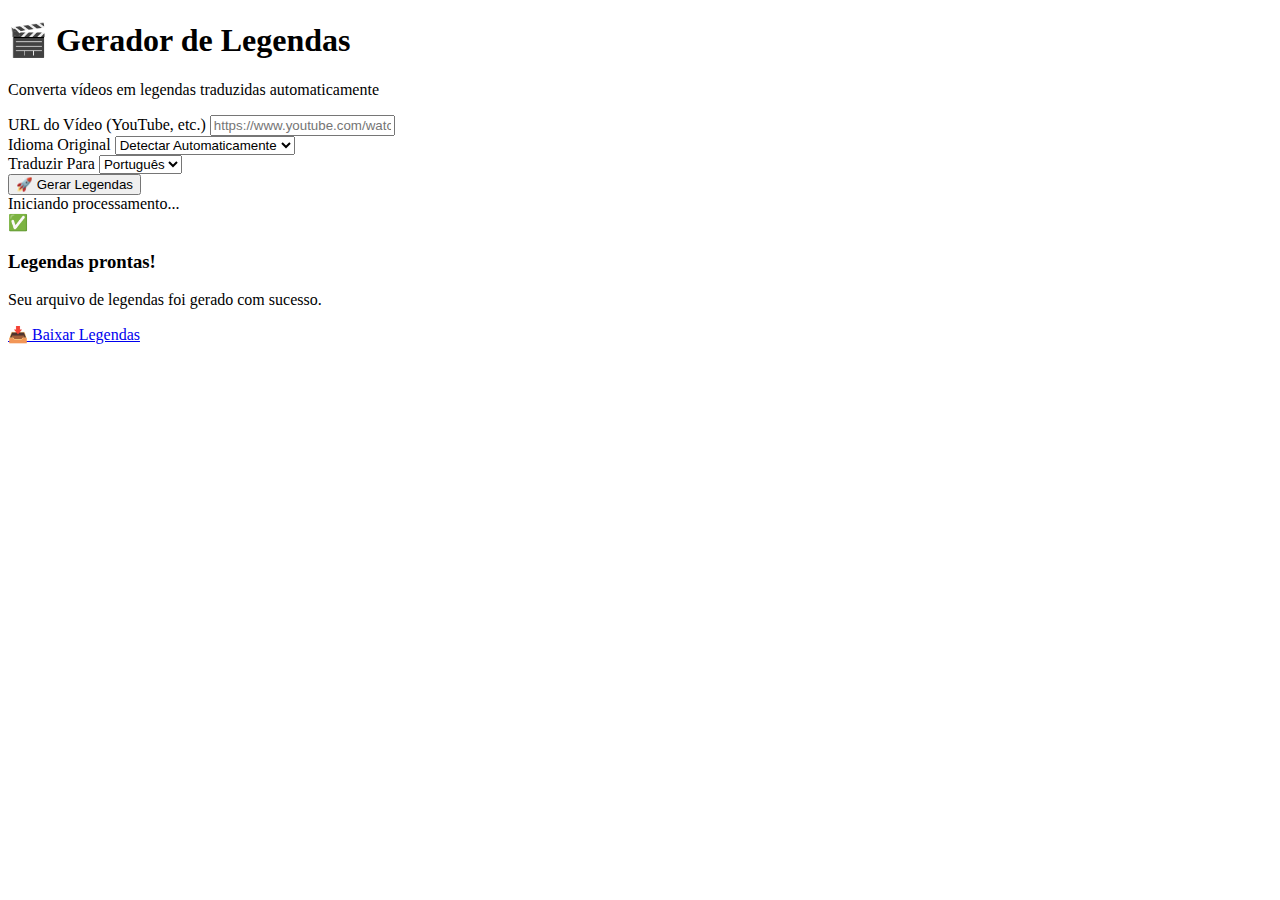
<file: index.html>
<!DOCTYPE html>
<html lang="pt-BR">
<head>
    <meta charset="UTF-8">
    <meta name="viewport" content="width=device-width, initial-scale=1.0">
    <title>Gerador de Legendas</title>
    <link rel="stylesheet/scss" type="text/css" href="style.scss">
</head>
<body>
    <div class="container">
        <div class="header">
            <h1>🎬 Gerador de Legendas</h1>
            <p>Converta vídeos em legendas traduzidas automaticamente</p>
        </div>

        <form id="subtitleForm">
            <div class="form-group">
                <label for="videoUrl">URL do Vídeo (YouTube, etc.)</label>
                <input 
                    type="url" 
                    id="videoUrl" 
                    placeholder="https://www.youtube.com/watch?v=..."
                    required
                >
            </div>

            <div class="lang-container">
                <div class="form-group">
                    <label for="sourceLang">Idioma Original</label>
                    <select id="sourceLang">
                        <option value="auto">Detectar Automaticamente</option>
                        <option value="en">Inglês</option>
                        <option value="es">Espanhol</option>
                        <option value="fr">Francês</option>
                        <option value="de">Alemão</option>
                    </select>
                </div>

                <div class="form-group">
                    <label for="targetLang">Traduzir Para</label>
                    <select id="targetLang">
                        <option value="pt">Português</option>
                        <option value="en">Inglês</option>
                        <option value="es">Espanhol</option>
                        <option value="fr">Francês</option>
                        <option value="de">Alemão</option>
                    </select>
                </div>
            </div>

            <button type="submit" class="btn-generate" id="generateBtn">
                🚀 Gerar Legendas
            </button>
        </form>

        <div class="progress-container" id="progressContainer">
            <div class="progress-bar">
                <div class="progress-fill" id="progressFill"></div>
            </div>
            <div class="status-message" id="statusMessage">Iniciando processamento...</div>
        </div>

        <div class="download-container" id="downloadContainer">
            <div class="success-icon">✅</div>
            <h3>Legendas prontas!</h3>
            <p>Seu arquivo de legendas foi gerado com sucesso.</p>
            <a href="#" class="btn-download" id="downloadBtn">📥 Baixar Legendas</a>
        </div>

        <div class="error-message" id="errorMessage"></div>
    </div>

    <script src="script.js"></script>

</body>
</html>
</file>
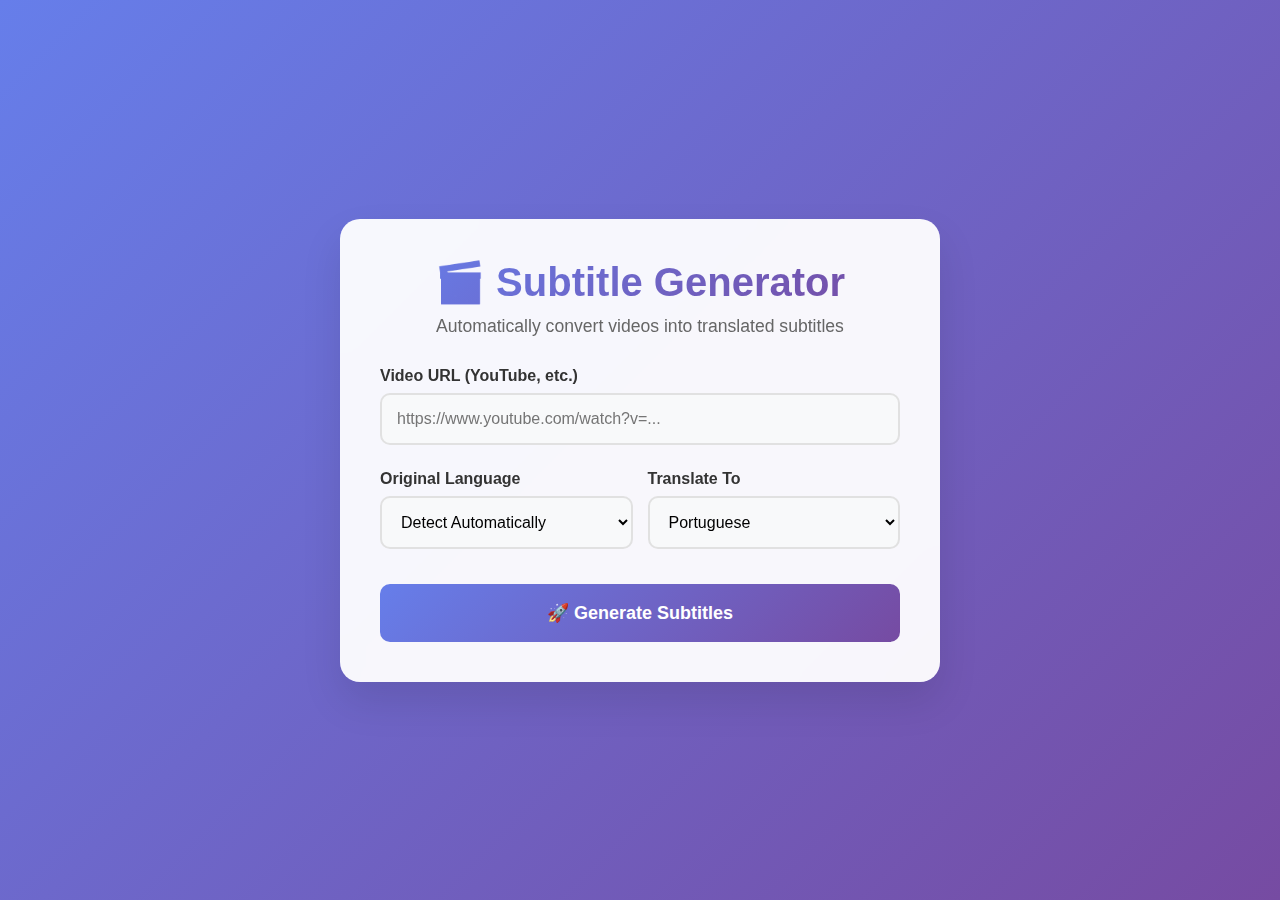
<file: frontend/index.html>
<!DOCTYPE html>
<html lang="pt-BR">

<head>
    <meta charset="UTF-8" />
    <meta name="viewport" content="width=device-width, initial-scale=1.0" />
    <title>Subtitle Generator</title>

    <!-- Custom CSS stylesheet for styling the page -->
    <link rel="stylesheet" href="/static/style.css">
</head>

<body>
    <!-- Main container for the entire page content -->
    <div class="container">

        <!-- Header section: title and description -->
        <div class="header text-center mb-4">
            <h1 data-testid="main-title">🎬 Subtitle Generator</h1>
            <p class="text-muted">Automatically convert videos into translated subtitles</p>
        </div>

        <!-- Form to submit video URL and select languages for subtitle generation -->
        <form id="subtitleForm" class="needs-validation" novalidate>
            
            <!-- Input field for video URL (YouTube or other platforms) -->
            <div class="form-group mb-3">
                <label for="videoUrl">Video URL (YouTube, etc.)</label>
                <input 
                    data-testid="input-url" 
                    type="url" 
                    id="videoUrl" 
                    class="form-control"
                    placeholder="https://www.youtube.com/watch?v=..." 
                    required
                >
            </div>

            <!-- Language selection: source language and target translation language -->
            <div class="lang-container d-flex gap-3 mb-3">
                
                <!-- Source language dropdown -->
                <div class="form-group w-50">
                    <label for="sourceLang">Original Language</label>
                    <select id="sourceLang" class="form-select" data-testid="source-lang">
                        <option value="auto">Detect Automatically</option>
                        <option value="en">English</option>
                        <option value="es">Spanish</option>
                        <option value="fr">French</option>
                        <option value="de">German</option>
                    </select>
                </div>

                <!-- Target language dropdown -->
                <div class="form-group w-50">
                    <label for="targetLang">Translate To</label>
                    <select id="targetLang" class="form-select" data-testid="target-lang">
                        <option value="pt">Portuguese</option>
                        <option value="en">English</option>
                        <option value="es">Spanish</option>
                        <option value="fr">French</option>
                        <option value="de">German</option>
                    </select>
                </div>
            </div>

            <!-- Submit button to generate subtitles -->
            <button type="submit" class="btn-generate" id="generateBtn" data-testid="generate-button">
                <!-- Spinner shown when processing, hidden by default -->
                <span 
                    class="spinner-border spinner-border-sm me-2 d-none" 
                    role="status" 
                    id="loadingSpinner"
                    aria-hidden="true"
                ></span>
                🚀 Generate Subtitles
            </button>
        </form>

        <!-- Progress bar container displayed during subtitle generation -->
        <div class="progress-container" id="progressContainer">
            <div class="progress-bar">
                <div class="progress-fill" id="progressFill"></div> <!-- Visual progress indicator -->
            </div>
            <div class="status-message" id="statusMessage">Starting processing...</div> <!-- Status text -->
        </div>

        <!-- Download section displayed when subtitles are ready -->
        <div class="download-container" id="downloadContainer">
            <div class="success-icon" role="img" aria-label="Success">✅</div> <!-- Success icon -->
            <h3>Subtitles Ready!</h3>
            <p>Your subtitle file has been successfully generated.</p>
            <a href="#" class="btn-download" id="downloadBtn" data-testid="download-button">📥 Download Subtitles</a>
        </div>

        <!-- Error message container, shown when an error occurs -->
        <div class="error-message" id="errorMessage" data-testid="error-message"></div>
    </div>

    <!-- Main JavaScript file controlling the interactive functionality -->
    <script src="/static/script.js"></script>
</body>

</html>
</file>
<file: static/style.css>
* {
  margin: 0;
  padding: 0;
  box-sizing: border-box;
}

body {
  font-family: "Segoe UI", Tahoma, Geneva, Verdana, sans-serif;
  background: linear-gradient(135deg, #667eea 0%, #764ba2 100%);
  min-height: 100vh;
  display: flex;
  align-items: center;
  justify-content: center;
  padding: 20px;
}

.container {
  background: rgba(255, 255, 255, 0.95);
  border-radius: 20px;
  padding: 40px;
  box-shadow: 0 20px 40px rgba(0, 0, 0, 0.1);
  max-width: 600px;
  width: 100%;
  backdrop-filter: blur(10px);
}

.header {
  text-align: center;
  margin-bottom: 30px;
}

.header h1 {
  color: #333;
  font-size: 2.5em;
  margin-bottom: 10px;
  background: linear-gradient(135deg, #667eea, #764ba2);
  -webkit-background-clip: text;
  -webkit-text-fill-color: transparent;
}

.header p {
  color: #666;
  font-size: 1.1em;
}

.form-group {
  margin-bottom: 25px;
}

label {
  display: block;
  margin-bottom: 8px;
  color: #333;
  font-weight: 600;
}

input[type="url"],
select {
  width: 100%;
  padding: 15px;
  border: 2px solid #e1e1e1;
  border-radius: 10px;
  font-size: 16px;
  transition: all 0.3s ease;
  background: #f8f9fa;
}

input[type="url"]:focus,
select:focus {
  outline: none;
  border-color: #667eea;
  background: white;
  box-shadow: 0 0 0 3px rgba(102, 126, 234, 0.1);
}

.lang-container {
  display: grid;
  grid-template-columns: 1fr 1fr;
  gap: 15px;
}

.btn-generate {
  width: 100%;
  padding: 18px;
  background: linear-gradient(135deg, #667eea, #764ba2);
  color: white;
  border: none;
  border-radius: 10px;
  font-size: 18px;
  font-weight: 600;
  cursor: pointer;
  transition: all 0.3s ease;
  margin-top: 10px;
}

.btn-generate:hover {
  transform: translateY(-2px);
  box-shadow: 0 10px 25px rgba(102, 126, 234, 0.3);
}

.btn-generate:disabled {
  background: #ccc;
  cursor: not-allowed;
  transform: none;
}

.progress-container {
  display: none;
  margin-top: 25px;
  text-align: center;
}

.progress-bar {
  width: 100%;
  height: 8px;
  background: #e1e1e1;
  border-radius: 4px;
  overflow: hidden;
  margin: 15px 0;
}

.progress-fill {
  height: 100%;
  background: linear-gradient(90deg, #667eea, #764ba2);
  width: 0%;
  transition: width 0.5s ease;
}

.status-message {
  color: #666;
  font-size: 14px;
  margin-top: 10px;
}

.download-container {
  display: none;
  margin-top: 25px;
  text-align: center;
  padding: 20px;
  background: #f8f9fa;
  border-radius: 10px;
}

.btn-download {
  background: #28a745;
  color: white;
  padding: 12px 30px;
  border: none;
  border-radius: 8px;
  font-size: 16px;
  font-weight: 600;
  cursor: pointer;
  text-decoration: none;
  display: inline-block;
  transition: all 0.3s ease;
}

.btn-download:hover {
  background: #218838;
  transform: translateY(-1px);
}

.error-message {
  color: #dc3545;
  background: #f8d7da;
  padding: 15px;
  border-radius: 8px;
  margin-top: 15px;
  display: none;
}

.success-icon {
  font-size: 3em;
  color: #28a745;
  margin-bottom: 15px;
}
</file>
